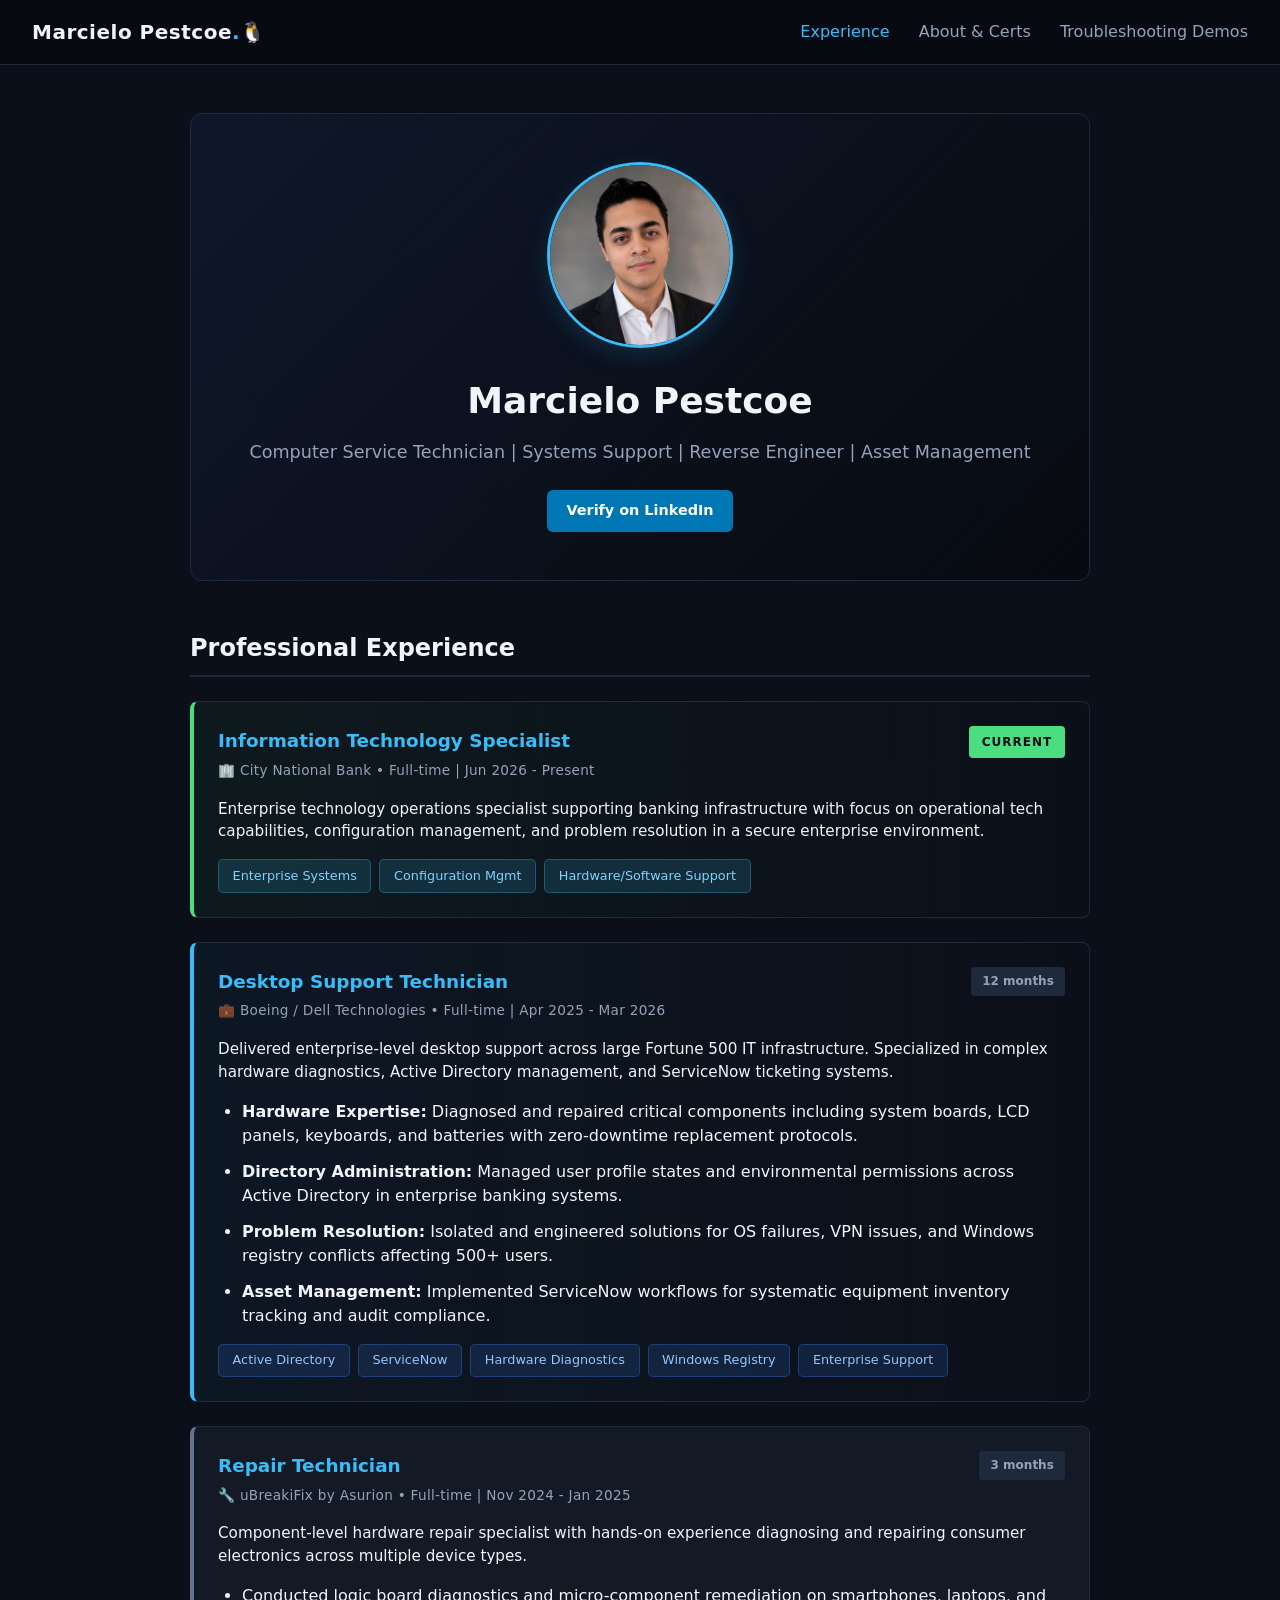
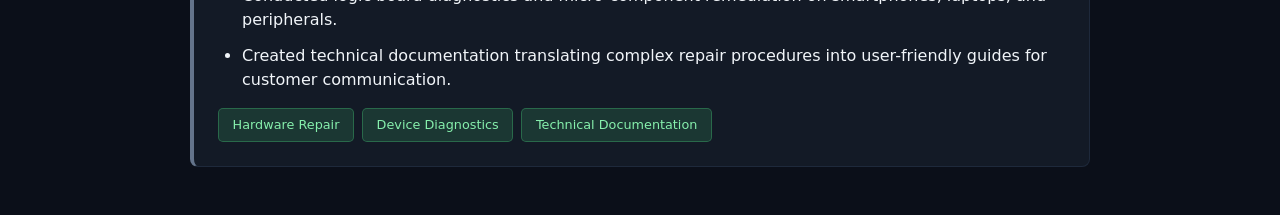
<file: index.html>
<!DOCTYPE html>
<html lang="en">
<head>
    <meta charset="UTF-8">
    <meta name="viewport" content="width=device-width, initial-scale=1.0">
    <title>Marcielo Pestcoe | IT Portfolio</title>
    <link rel="stylesheet" href="style.css">
</head>
<body>

    <nav>
        <h2>Marcielo Pestcoe<span class="tux-span">.🐧</span></h2>
        <div>
            <a href="index.html" class="active">Experience</a>
            <a href="certs.html">About & Certs</a>
            <a href="troubleshooting.html">Troubleshooting Demos</a>
        </div>
    </nav>

    <div class="container">
        <div class="hero">
            <img src="Headshot.jpg" alt="Marcielo Pestcoe" class="headshot">
            <h1>Marcielo Pestcoe</h1>
            <p>Computer Service Technician | Systems Support | Reverse Engineer | Asset Management</p>
            <a href="https://www.linkedin.com/in/marcielo-pestcoe-0541aa263/" target="_blank" class="linkedin-btn">Verify on LinkedIn</a>
        </div>

        <h2 class="section-title">Professional Experience</h2>

        <div class="card card-active">
            <div class="card-header">
                <div>
                    <h3>Information Technology Specialist</h3>
                    <div class="company-meta">🏢 City National Bank • Full-time | Jun 2026 - Present</div>
                </div>
                <span class="status-badge active">CURRENT</span>
            </div>
            <p class="card-description">Enterprise technology operations specialist supporting banking infrastructure with focus on operational tech capabilities, configuration management, and problem resolution in a secure enterprise environment.</p>
            <div class="badge-grid">
                <span class="badge badge-primary">Enterprise Systems</span>
                <span class="badge badge-primary">Configuration Mgmt</span>
                <span class="badge badge-primary">Hardware/Software Support</span>
            </div>
        </div>

        <div class="card card-featured">
            <div class="card-header">
                <div>
                    <h3>Desktop Support Technician</h3>
                    <div class="company-meta">💼 Boeing / Dell Technologies • Full-time | Apr 2025 - Mar 2026</div>
                </div>
                <span class="tenure-badge">12 months</span>
            </div>
            <p class="card-description">Delivered enterprise-level desktop support across large Fortune 500 IT infrastructure. Specialized in complex hardware diagnostics, Active Directory management, and ServiceNow ticketing systems.</p>
            <ul>
                <li><strong>Hardware Expertise:</strong> Diagnosed and repaired critical components including system boards, LCD panels, keyboards, and batteries with zero-downtime replacement protocols.</li>
                <li><strong>Directory Administration:</strong> Managed user profile states and environmental permissions across Active Directory in enterprise banking systems.</li>
                <li><strong>Problem Resolution:</strong> Isolated and engineered solutions for OS failures, VPN issues, and Windows registry conflicts affecting 500+ users.</li>
                <li><strong>Asset Management:</strong> Implemented ServiceNow workflows for systematic equipment inventory tracking and audit compliance.</li>
            </ul>
            <div class="badge-grid">
                <span class="badge badge-secondary">Active Directory</span>
                <span class="badge badge-secondary">ServiceNow</span>
                <span class="badge badge-secondary">Hardware Diagnostics</span>
                <span class="badge badge-secondary">Windows Registry</span>
                <span class="badge badge-secondary">Enterprise Support</span>
            </div>
        </div>

        <div class="card">
            <div class="card-header">
                <div>
                    <h3>Repair Technician</h3>
                    <div class="company-meta">🔧 uBreakiFix by Asurion • Full-time | Nov 2024 - Jan 2025</div>
                </div>
                <span class="tenure-badge">3 months</span>
            </div>
            <p class="card-description">Component-level hardware repair specialist with hands-on experience diagnosing and repairing consumer electronics across multiple device types.</p>
            <ul>
                <li>Conducted logic board diagnostics and micro-component remediation on smartphones, laptops, and peripherals.</li>
                <li>Created technical documentation translating complex repair procedures into user-friendly guides for customer communication.</li>
            </ul>
            <div class="badge-grid">
                <span class="badge badge-success">Hardware Repair</span>
                <span class="badge badge-success">Device Diagnostics</span>
                <span class="badge badge-success">Technical Documentation</span>
            </div>
        </div>
    </div>

</body>
</html>
</file>
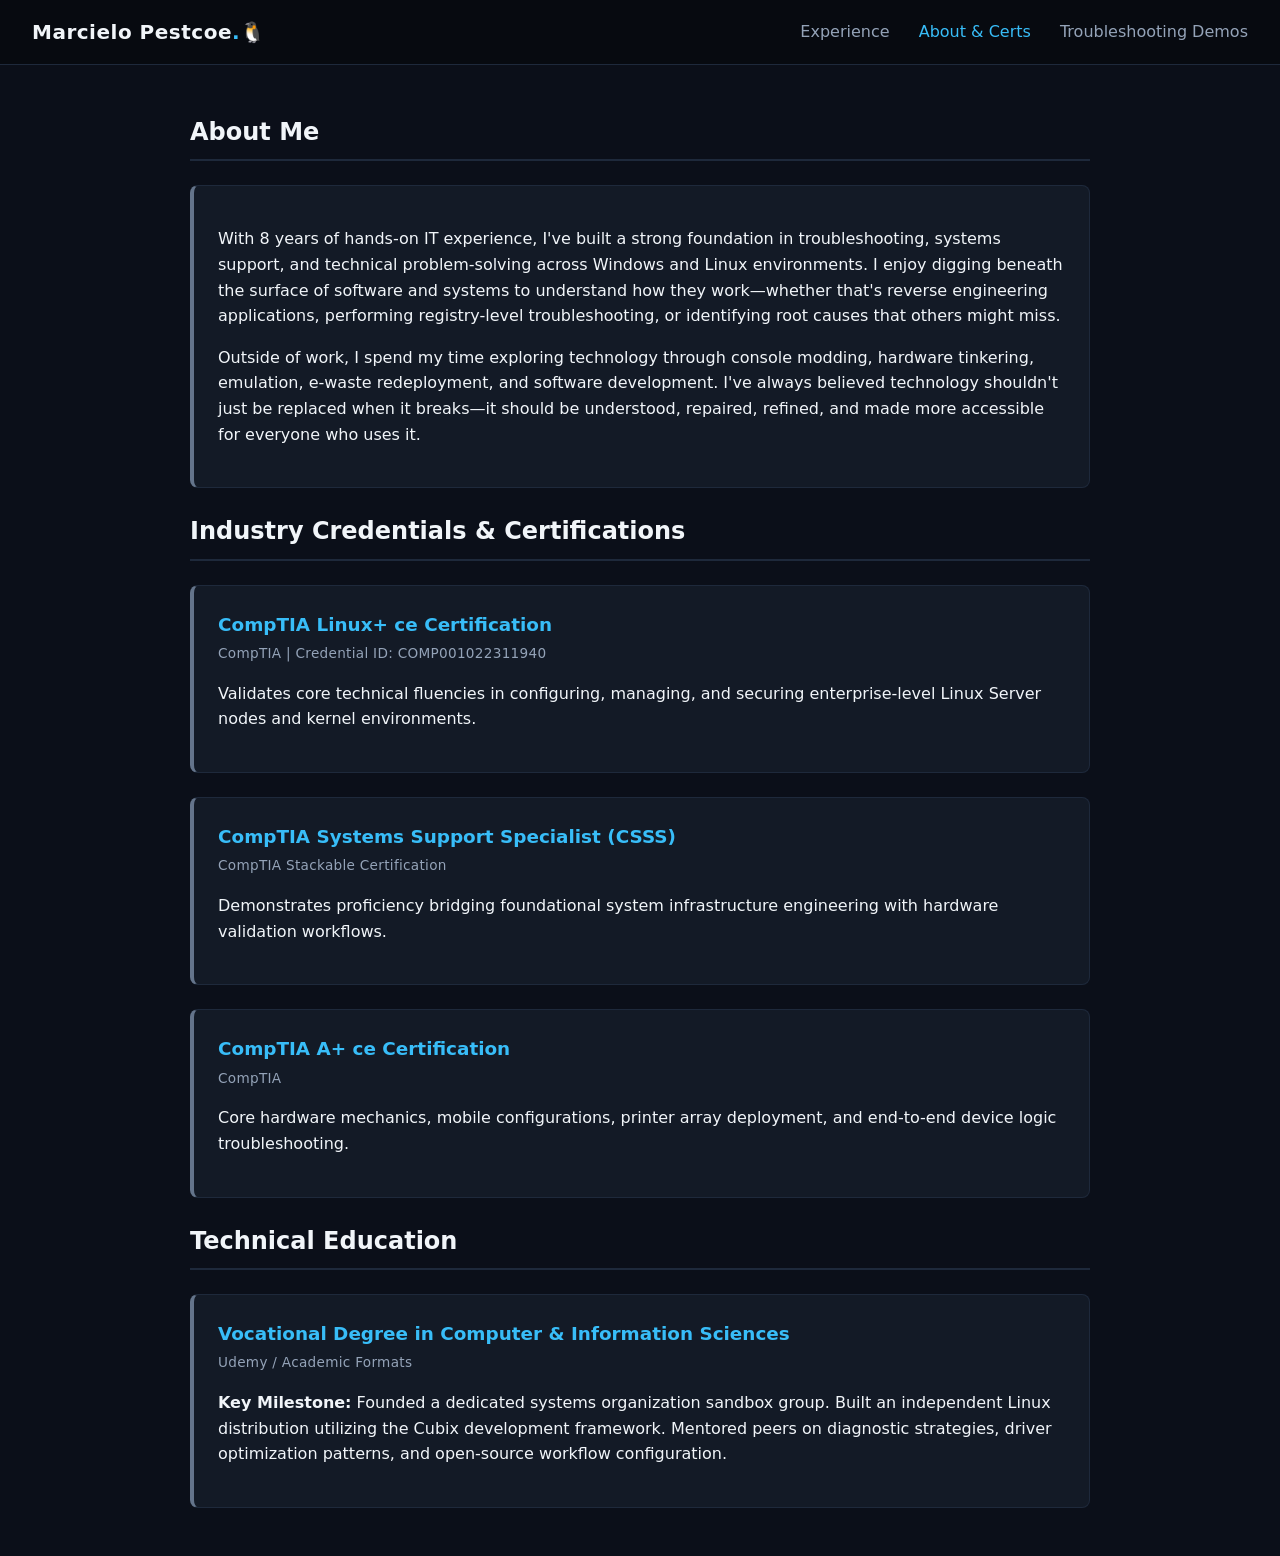
<file: certs.html>
<!DOCTYPE html>
<html lang="en">
<head>
    <meta charset="UTF-8">
    <meta name="viewport" content="width=device-width, initial-scale=1.0">
    <title>About & Certifications | Marcielo Pestcoe</title>
    <link rel="stylesheet" href="style.css">
</head>
<body>

    <nav>
        <h2>Marcielo Pestcoe<span class="tux-span">.🐧</span></h2>
        <div>
            <a href="index.html">Experience</a>
            <a href="certs.html" class="active">About & Certs</a>
            <a href="troubleshooting.html">Troubleshooting Demos</a>
        </div>
    </nav>

    <div class="container">
        <h2 class="section-title">About Me</h2>
        <div class="card">
            <p>With 8 years of hands-on IT experience, I've built a strong foundation in troubleshooting, systems support, and technical problem-solving across Windows and Linux environments. I enjoy digging beneath the surface of software and systems to understand how they work—whether that's reverse engineering applications, performing registry-level troubleshooting, or identifying root causes that others might miss.</p>
            <p>Outside of work, I spend my time exploring technology through console modding, hardware tinkering, emulation, e-waste redeployment, and software development. I've always believed technology shouldn't just be replaced when it breaks—it should be understood, repaired, refined, and made more accessible for everyone who uses it.</p>
        </div>

        <h2 class="section-title">Industry Credentials & Certifications</h2>
        
        <div class="card">
            <h3>CompTIA Linux+ ce Certification</h3>
            <div class="company-meta">CompTIA | Credential ID: COMP001022311940</div>
            <p>Validates core technical fluencies in configuring, managing, and securing enterprise-level Linux Server nodes and kernel environments.</p>
        </div>

        <div class="card">
            <h3>CompTIA Systems Support Specialist (CSSS)</h3>
            <div class="company-meta">CompTIA Stackable Certification</div>
            <p>Demonstrates proficiency bridging foundational system infrastructure engineering with hardware validation workflows.</p>
        </div>

        <div class="card">
            <h3>CompTIA A+ ce Certification</h3>
            <div class="company-meta">CompTIA</div>
            <p>Core hardware mechanics, mobile configurations, printer array deployment, and end-to-end device logic troubleshooting.</p>
        </div>

        <h2 class="section-title">Technical Education</h2>
        <div class="card">
            <h3>Vocational Degree in Computer & Information Sciences</h3>
            <div class="company-meta">Udemy / Academic Formats</div>
            <p><strong>Key Milestone:</strong> Founded a dedicated systems organization sandbox group. Built an independent Linux distribution utilizing the Cubix development framework. Mentored peers on diagnostic strategies, driver optimization patterns, and open-source workflow configuration.</p>
        </div>
    </div>

</body>
</html>
</file>
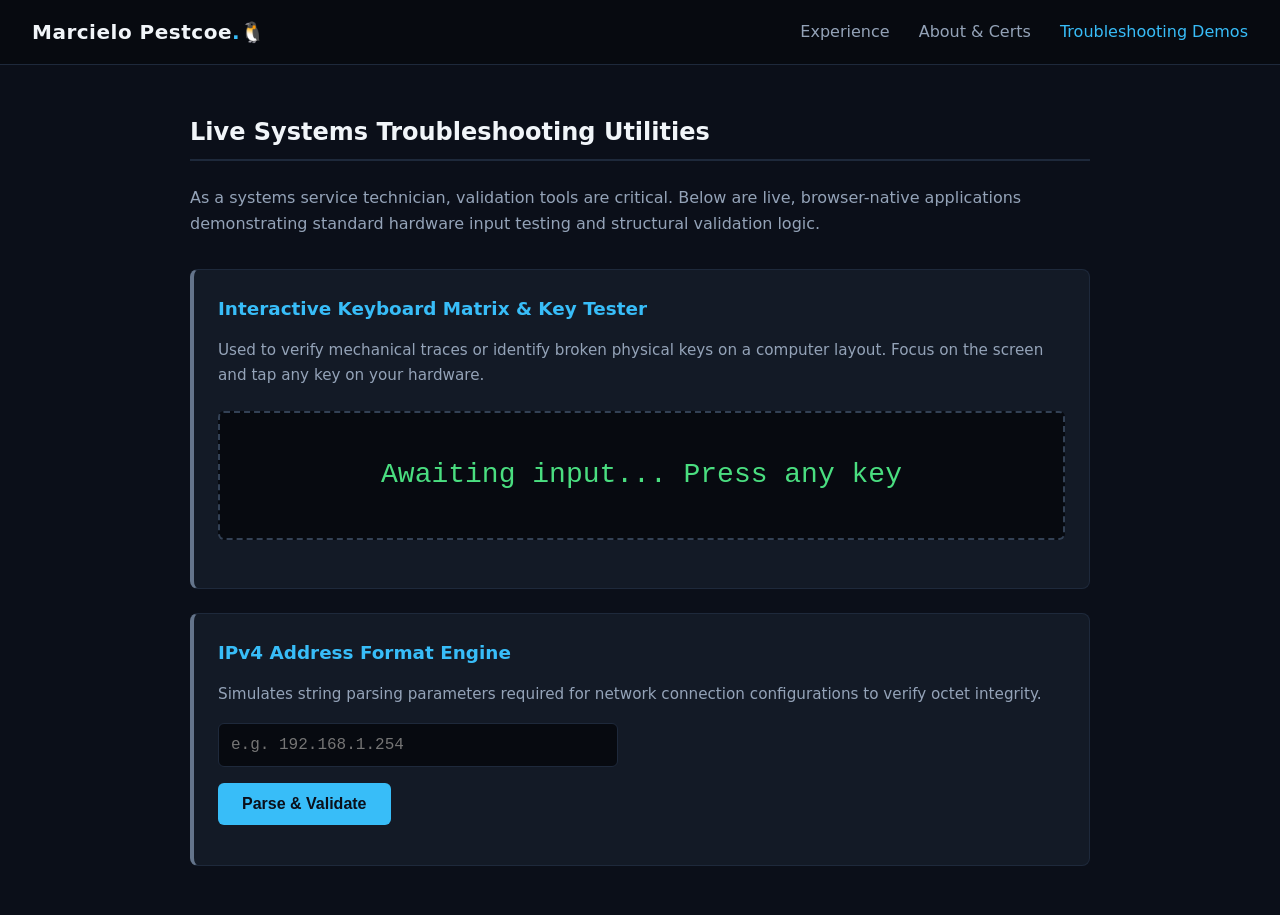
<file: troubleshooting.html>
<!DOCTYPE html>
<html lang="en">
<head>
    <meta charset="UTF-8">
    <meta name="viewport" content="width=device-width, initial-scale=1.0">
    <title>Live Troubleshooting Tools</title>
    <link rel="stylesheet" href="style.css">
</head>
<body>

    <nav>
        <h2>Marcielo Pestcoe<span class="tux-span">.🐧</span></h2>
        <div>
            <a href="index.html">Experience</a>
            <a href="certs.html">About & Certs</a>
            <a href="troubleshooting.html" class="active">Troubleshooting Demos</a>
        </div>
    </nav>

    <div class="container">
        <h2 class="section-title">Live Systems Troubleshooting Utilities</h2>
        <p style="color: var(--text-muted); margin-bottom: 2rem;">As a systems service technician, validation tools are critical. Below are live, browser-native applications demonstrating standard hardware input testing and structural validation logic.</p>

        <!-- Tool 1: Keyboard Input Matrix Tester -->
        <div class="card">
            <h3>Interactive Keyboard Matrix & Key Tester</h3>
            <p style="color: var(--text-muted); font-size: 0.95rem;">Used to verify mechanical traces or identify broken physical keys on a computer layout. Focus on the screen and tap any key on your hardware.</p>
            <div id="key-display">Awaiting input... Press any key</div>
            <div class="badge-grid" style="justify-content: center;" id="history-box"></div>
        </div>

        <!-- Tool 2: Network Subnet Mask/IP Validator -->
        <div class="card">
            <h3>IPv4 Address Format Engine</h3>
            <p style="color: var(--text-muted); font-size: 0.95rem;">Simulates string parsing parameters required for network connection configurations to verify octet integrity.</p>
            <div style="margin: 1rem 0;">
                <input type="text" id="ip-input" class="tool-input" placeholder="e.g. 192.168.1.254">
                <br>
                <button onclick="checkNetworkInput()" class="tool-btn">Parse & Validate</button>
            </div>
            <div id="tool-result"></div>
        </div>
    </div>

    <script>
        // Keyboard Live Diagnostics Tool Logic
        const historyArray = [];
        window.addEventListener('keydown', (event) => {
            // Prevent keys like space and backspace from moving the portfolio page view
            event.preventDefault();
            
            const mainDisplay = document.getElementById('key-display');
            const historyContainer = document.getElementById('history-box');
            
            // Format character presentation string
            let characterRepresentation = event.key;
            if(characterRepresentation === ' ') characterRepresentation = 'Spacebar';
            
            mainDisplay.innerHTML = `Key: <span style="color: #38bdf8">${characterRepresentation}</span> | Code: <span style="color: #94a3b8">${event.code}</span>`;
            
            // Keep track of up to last 6 pressed keys down below as small indicators
            if (!historyArray.includes(characterRepresentation)) {
                historyArray.unshift(characterRepresentation);
                if(historyArray.length > 6) historyArray.pop();
                
                historyContainer.innerHTML = historyArray.map(item => `<span class="badge" style="border-color: #38bdf8">${item}</span>`).join('');
            }
        });

        // Regex Network Validation String Parsing Logic
        function checkNetworkInput() {
            const rawValue = document.getElementById('ip-input').value.trim();
            const resultBox = document.getElementById('tool-result');
            
            // Match structural criteria for 4 octets bounding values between 0 and 255
            const octetRegex = /^((25[0-5]|2[0-4][0-9]|[01]?[0-9][0-9]?)\.){3}(25[0-5]|2[0-4][0-9]|[01]?[0-9][0-9]?)$/;
            
            if (octetRegex.test(rawValue)) {
                resultBox.innerText = "✓ STRING FORMAT VERIFIED: Valid IPv4 Structure.";
                resultBox.style.color = "var(--accent-success)";
            } else {
                resultBox.innerText = "✗ PROTOCOL ERROR: String violates structural 8-bit octet formatting limits.";
                resultBox.style.color = "var(--accent-fail)";
            }
        }
    </script>
</body>
</html>
</file>
<file: style.css>
:root {
    --bg-color: #0b0f19;
    --card-bg: #131a26;
    --border-color: #1e293b;
    --text-main: #f1f5f9;
    --text-muted: #94a3b8;
    --accent: #38bdf8;
    --accent-success: #4ade80;
    --accent-fail: #f87171;
}

body {
    font-family: 'Segoe UI', system-ui, sans-serif;
    background-color: var(--bg-color);
    color: var(--text-main);
    margin: 0;
    padding: 0;
    line-height: 1.6;
}

nav {
    display: flex;
    justify-content: space-between;
    align-items: center;
    background-color: #070a10;
    padding: 1rem 2rem;
    border-bottom: 1px solid var(--border-color);
}

nav h2 {
    margin: 0;
    font-size: 1.25rem;
    letter-spacing: 0.5px;
}

nav .tux-span {
    color: var(--accent);
}

nav div a {
    color: var(--text-muted);
    text-decoration: none;
    margin-left: 1.5rem;
    font-weight: 500;
    transition: color 0.2s;
}

nav div a:hover, nav div a.active {
    color: var(--accent);
}

.container {
    max-width: 900px;
    margin: 3rem auto;
    padding: 0 1.5rem;
}

.hero {
    padding: 3rem 2rem;
    background: linear-gradient(135deg, #0f172a 0%, #070a10 100%);
    border: 1px solid var(--border-color);
    border-radius: 12px;
    margin-bottom: 3rem;
    text-align: center;
    display: flex;
    flex-direction: column;
    align-items: center;
}

.headshot {
    width: 180px;
    height: 180px;
    border-radius: 50%;
    object-fit: cover;
    border: 3px solid var(--accent);
    margin-bottom: 1.5rem;
    box-shadow: 0 8px 24px rgba(56, 189, 248, 0.15);
    transition: transform 0.3s ease, box-shadow 0.3s ease;
}

.headshot:hover {
    transform: scale(1.05);
    box-shadow: 0 12px 32px rgba(56, 189, 248, 0.25);
}

.hero h1 {
    margin: 0 0 0.5rem 0;
    font-size: 2.25rem;
}

.hero p {
    color: var(--text-muted);
    font-size: 1.1rem;
    margin: 0 0 1.5rem 0;
}

.linkedin-btn {
    display: inline-block;
    background-color: #0077b5;
    color: white;
    text-decoration: none;
    padding: 0.6rem 1.2rem;
    border-radius: 6px;
    font-weight: 600;
    font-size: 0.9rem;
}

h2.section-title {
    font-size: 1.5rem;
    border-bottom: 2px solid var(--border-color);
    padding-bottom: 0.5rem;
    margin-bottom: 1.5rem;
}

.card {
    background-color: var(--card-bg);
    border: 1px solid var(--border-color);
    border-left: 4px solid #64748b;
    padding: 1.5rem;
    border-radius: 8px;
    margin-bottom: 1.5rem;
    transition: all 0.3s ease;
    position: relative;
}

.card:hover {
    border-color: var(--accent);
    box-shadow: 0 8px 24px rgba(56, 189, 248, 0.1);
    transform: translateY(-2px);
}

.card-active {
    border-left-color: var(--accent-success);
    background: linear-gradient(90deg, rgba(74, 222, 128, 0.05) 0%, transparent 100%);
}

.card-active:hover {
    border-left-color: var(--accent-success);
    box-shadow: 0 8px 24px rgba(74, 222, 128, 0.15);
}

.card-featured {
    border-left-color: var(--accent);
    background: linear-gradient(90deg, rgba(56, 189, 248, 0.05) 0%, transparent 100%);
}

.card-featured:hover {
    box-shadow: 0 8px 24px rgba(56, 189, 248, 0.2);
}

.card-header {
    display: flex;
    justify-content: space-between;
    align-items: flex-start;
    margin-bottom: 1rem;
    gap: 1rem;
}

.card h3 {
    margin: 0 0 0.25rem 0;
    color: var(--accent);
    font-size: 1.15rem;
}

.card-description {
    color: var(--text-main);
    margin: 0 0 1rem 0;
    font-size: 0.95rem;
    line-height: 1.5;
}

.company-meta {
    font-size: 0.85rem;
    color: var(--text-muted);
    margin-bottom: 0;
    letter-spacing: 0.3px;
}

.status-badge {
    display: inline-block;
    padding: 0.4rem 0.8rem;
    border-radius: 4px;
    font-size: 0.75rem;
    font-weight: 700;
    letter-spacing: 1px;
    white-space: nowrap;
}

.status-badge.active {
    background-color: var(--accent-success);
    color: #0b0f19;
}

.tenure-badge {
    display: inline-block;
    background-color: #1e293b;
    color: var(--text-muted);
    padding: 0.3rem 0.7rem;
    border-radius: 4px;
    font-size: 0.75rem;
    font-weight: 600;
    white-space: nowrap;
}

ul {
    margin: 1rem 0 0 0;
    padding-left: 1.5rem;
}

li {
    margin-bottom: 0.75rem;
    color: var(--text-main);
    line-height: 1.5;
}

.badge-grid {
    display: flex;
    flex-wrap: wrap;
    gap: 0.5rem;
    margin-top: 1rem;
}

.badge {
    background: #1e293b;
    color: var(--text-main);
    padding: 0.35rem 0.85rem;
    border-radius: 5px;
    font-size: 0.8rem;
    border: 1px solid #334155;
    transition: all 0.2s ease;
    display: inline-block;
}

.badge:hover {
    transform: translateY(-2px);
    box-shadow: 0 4px 12px rgba(0, 0, 0, 0.3);
}

.badge-primary {
    background: rgba(56, 189, 248, 0.15);
    border-color: rgba(56, 189, 248, 0.3);
    color: #7dd3fc;
}

.badge-secondary {
    background: rgba(59, 130, 246, 0.15);
    border-color: rgba(59, 130, 246, 0.3);
    color: #93c5fd;
}

.badge-success {
    background: rgba(74, 222, 128, 0.15);
    border-color: rgba(74, 222, 128, 0.3);
    color: #86efac;
}

/* Tester Tool UI Elements */
#key-display {
    font-family: monospace;
    font-size: 1.75rem;
    background-color: #070a10;
    padding: 2.5rem;
    border-radius: 6px;
    border: 2px dashed #334155;
    margin: 1.5rem 0;
    text-align: center;
    color: var(--accent-success);
}

.tool-input {
    background-color: #070a10;
    border: 1px solid var(--border-color);
    color: var(--text-main);
    padding: 0.75rem;
    border-radius: 6px;
    width: 100%;
    max-width: 400px;
    box-sizing: border-box;
    font-family: monospace;
    font-size: 1rem;
    margin-bottom: 1rem;
}

.tool-btn {
    background-color: var(--accent);
    color: #0b0f19;
    border: none;
    padding: 0.75rem 1.5rem;
    border-radius: 6px;
    font-weight: 600;
    cursor: pointer;
    font-size: 1rem;
}

.tool-btn:hover {
    background-color: #7dd3fc;
}

#tool-result {
    margin-top: 1rem;
    font-weight: 600;
    font-family: monospace;
}
</file>
